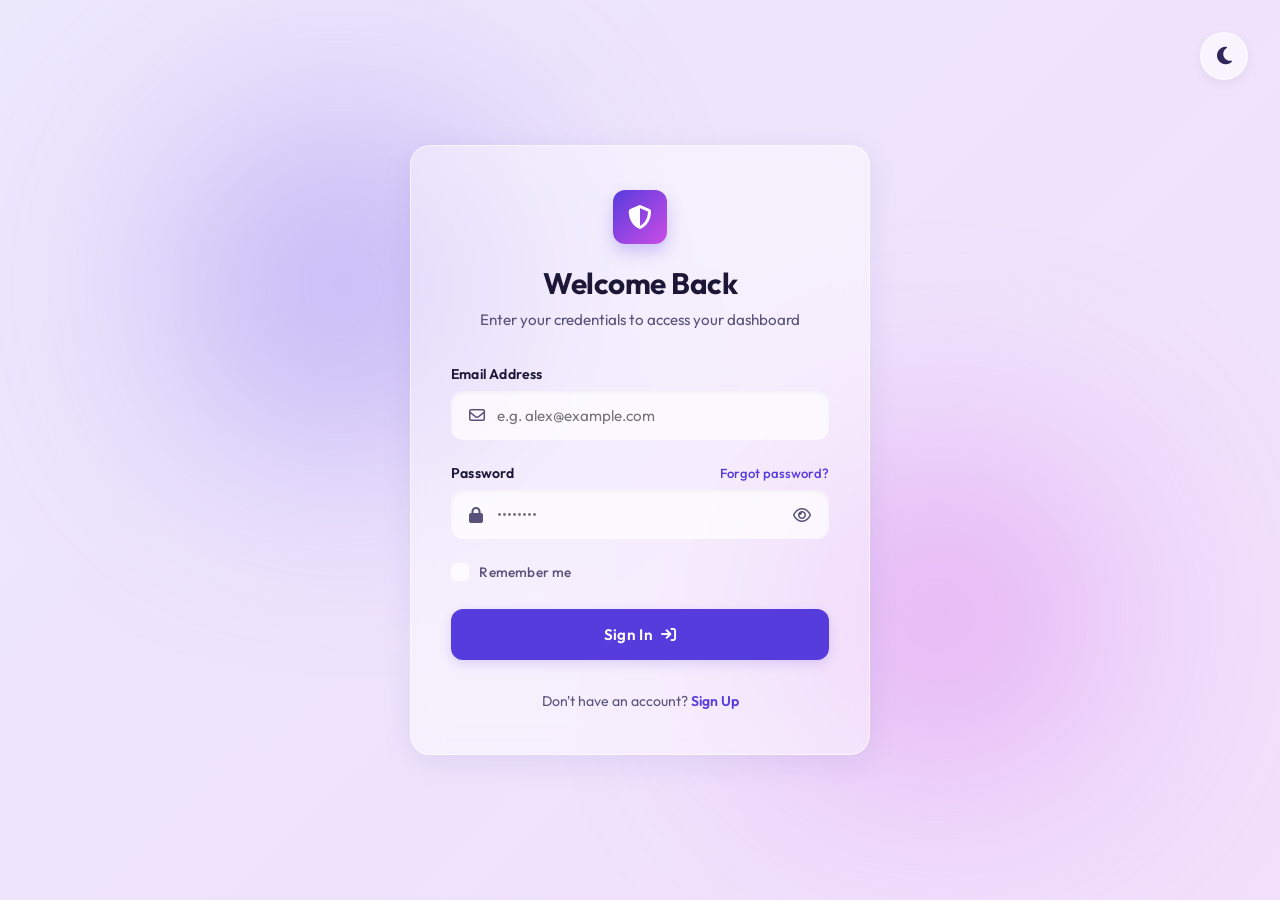
<file: index.html>
<!DOCTYPE html>
<html lang="en" data-theme="light">
<head>
  <meta charset="UTF-8">
  <meta name="viewport" content="width=device-width, initial-scale=1.0">
  <meta name="description" content="A premium, modern Login and Registration Interface with secure validations, dark mode, password strength estimator, and elegant micro-animations.">
  <title>Sign In - Secure Auth Portal</title>
  <!-- FontAwesome for Premium Icons -->
  <link rel="stylesheet" href="https://cdnjs.cloudflare.com/ajax/libs/font-awesome/6.4.0/css/all.min.css" integrity="sha512-iecdLmaskl7CVkqkXNQ/ZH/XLlvWZOJyj7Yy7tcenmpD1ypASozpmT/E0iPtmFIB46ZmdtAc9eNBvH0H/ZpiBw==" crossorigin="anonymous" referrerpolicy="no-referrer" />
  <link rel="stylesheet" href="style.css">
</head>
<body>
  <!-- Theme Toggle Option -->
  <button id="theme-toggle" class="theme-toggle-btn" aria-label="Toggle light or dark theme" title="Toggle Light/Dark Mode">
    <i class="fa-solid fa-moon"></i>
  </button>
  <!-- Main Auth Wrapper -->
  <main class="auth-container">
    <div class="auth-card" id="auth-card">
      
      <!-- Card Header -->
      <div class="card-header">
        <div class="logo-icon">
          <i class="fa-solid fa-shield-halved"></i>
        </div>
        <h2>Welcome Back</h2>
        <p>Enter your credentials to access your dashboard</p>
      </div>
      <!-- Login Form -->
      <form id="login-form" novalidate>
        
        <!-- Email/Username Group -->
        <div class="form-group" id="email-group">
          <div class="label-container">
            <label for="email">Email Address</label>
          </div>
          <div class="input-wrapper">
            <input 
              type="email" 
              id="email" 
              class="form-control" 
              placeholder="e.g. alex@example.com" 
              required
              autocomplete="email"
            >
            <i class="fa-regular fa-envelope input-icon"></i>
          </div>
          <span class="error-message" id="email-error">
            <i class="fa-solid fa-triangle-exclamation"></i> Please enter a valid email address.
          </span>
        </div>
        <!-- Password Group -->
        <div class="form-group" id="password-group">
          <div class="label-container">
            <label for="password">Password</label>
            <a href="#" class="forgot-password-link" id="forgot-password">Forgot password?</a>
          </div>
          <div class="input-wrapper">
            <input 
              type="password" 
              id="password" 
              class="form-control" 
              placeholder="••••••••" 
              required
              autocomplete="current-password"
            >
            <i class="fa-solid fa-lock input-icon"></i>
            <button type="button" class="password-toggle" id="password-toggle" aria-label="Toggle password visibility">
              <i class="fa-regular fa-eye"></i>
            </button>
          </div>
          <span class="error-message" id="password-error">
            <i class="fa-solid fa-triangle-exclamation"></i> Password cannot be empty.
          </span>
        </div>
        <!-- Options Row (Remember Me) -->
        <div class="options-row">
          <label class="checkbox-container">
            <input type="checkbox" id="remember-me">
            <span class="checkmark"><i class="fa-solid fa-check"></i></span>
            Remember me
          </label>
        </div>
        <!-- Submit Button -->
        <button type="submit" class="submit-btn" id="submit-btn">
          <span class="spinner"></span>
          <span class="btn-text">Sign In</span>
          <i class="fa-solid fa-arrow-right-to-bracket"></i>
        </button>
      </form>
      <!-- Footer navigation -->
      <div class="card-footer">
        <p>Don't have an account? <a href="signup.html" id="signup-link">Sign Up</a></p>
      </div>
    </div>
  </main>
  <!-- Dynamic Success Notification -->
  <div class="toast" id="toast-notification">
    <div class="toast-icon">
      <i class="fa-solid fa-check"></i>
    </div>
    <span id="toast-message">Successfully authenticated!</span>
  </div>
  <script src="script.js"></script>
</body>
</html>
</file>
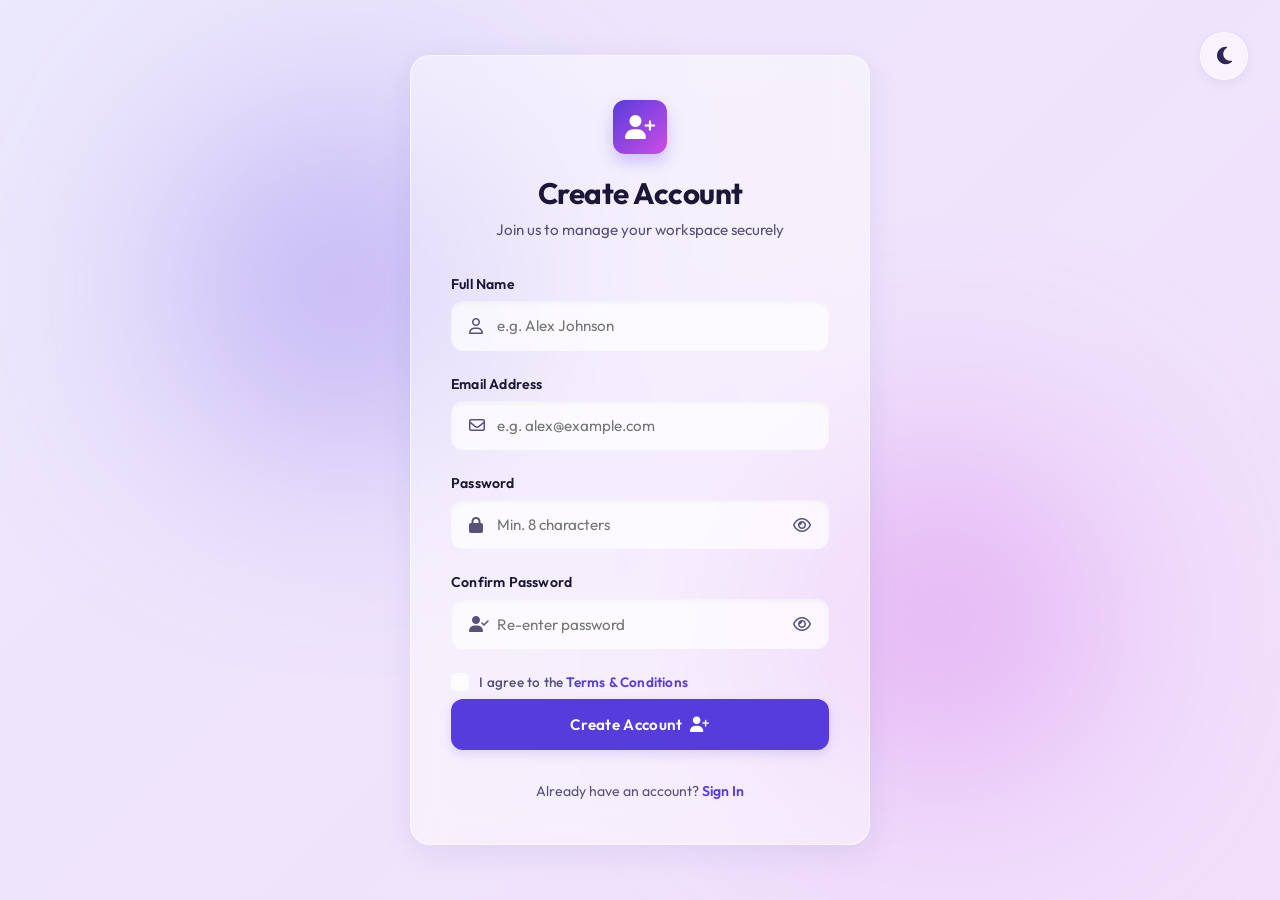
<file: signup.html>
<!DOCTYPE html>
<html lang="en" data-theme="light">
<head>
  <meta charset="UTF-8">
  <meta name="viewport" content="width=device-width, initial-scale=1.0">
  <meta name="description" content="A premium, modern Login and Registration Interface with secure validations, dark mode, password strength estimator, and elegant micro-animations.">
  <title>Create Account - Secure Auth Portal</title>
  <!-- FontAwesome for Premium Icons -->
  <link rel="stylesheet" href="https://cdnjs.cloudflare.com/ajax/libs/font-awesome/6.4.0/css/all.min.css" integrity="sha512-iecdLmaskl7CVkqkXNQ/ZH/XLlvWZOJyj7Yy7tcenmpD1ypASozpmT/E0iPtmFIB46ZmdtAc9eNBvH0H/ZpiBw==" crossorigin="anonymous" referrerpolicy="no-referrer" />
  <link rel="stylesheet" href="style.css">
</head>
<body>
  <!-- Theme Toggle Option -->
  <button id="theme-toggle" class="theme-toggle-btn" aria-label="Toggle light or dark theme" title="Toggle Light/Dark Mode">
    <i class="fa-solid fa-moon"></i>
  </button>
  <!-- Main Auth Wrapper -->
  <main class="auth-container">
    <div class="auth-card" id="auth-card">
      
      <!-- Card Header -->
      <div class="card-header">
        <div class="logo-icon">
          <i class="fa-solid fa-user-plus"></i>
        </div>
        <h2>Create Account</h2>
        <p>Join us to manage your workspace securely</p>
      </div>
      <!-- Registration Form -->
      <form id="signup-form" novalidate>
        
        <!-- Full Name Group -->
        <div class="form-group" id="name-group">
          <div class="label-container">
            <label for="name">Full Name</label>
          </div>
          <div class="input-wrapper">
            <input 
              type="text" 
              id="name" 
              class="form-control" 
              placeholder="e.g. Alex Johnson" 
              required
              autocomplete="name"
            >
            <i class="fa-regular fa-user input-icon"></i>
          </div>
          <span class="error-message" id="name-error">
            <i class="fa-solid fa-triangle-exclamation"></i> Name must be at least 2 characters.
          </span>
        </div>
        <!-- Email Group -->
        <div class="form-group" id="email-group">
          <div class="label-container">
            <label for="email">Email Address</label>
          </div>
          <div class="input-wrapper">
            <input 
              type="email" 
              id="email" 
              class="form-control" 
              placeholder="e.g. alex@example.com" 
              required
              autocomplete="email"
            >
            <i class="fa-regular fa-envelope input-icon"></i>
          </div>
          <span class="error-message" id="email-error">
            <i class="fa-solid fa-triangle-exclamation"></i> Please enter a valid email address.
          </span>
        </div>
        <!-- Password Group with Strength Indicator -->
        <div class="form-group" id="password-group">
          <div class="label-container">
            <label for="password">Password</label>
          </div>
          <div class="input-wrapper">
            <input 
              type="password" 
              id="password" 
              class="form-control password-input" 
              placeholder="Min. 8 characters" 
              required
              autocomplete="new-password"
            >
            <i class="fa-solid fa-lock input-icon"></i>
            <button type="button" class="password-toggle" id="password-toggle" aria-label="Toggle password visibility">
              <i class="fa-regular fa-eye"></i>
            </button>
          </div>
          
          <!-- Password Strength Evaluator UI -->
          <div class="strength-container" id="strength-container">
            <div class="strength-bar-wrapper">
              <div class="strength-segment" id="seg-1"></div>
              <div class="strength-segment" id="seg-2"></div>
              <div class="strength-segment" id="seg-3"></div>
            </div>
            <span class="strength-text" id="strength-text">Password strength</span>
          </div>
          <span class="error-message" id="password-error">
            <i class="fa-solid fa-triangle-exclamation"></i> Password must contain 8+ chars with letters, numbers & symbols.
          </span>
        </div>
        <!-- Confirm Password Group -->
        <div class="form-group" id="confirm-password-group">
          <div class="label-container">
            <label for="confirm-password">Confirm Password</label>
          </div>
          <div class="input-wrapper">
            <input 
              type="password" 
              id="confirm-password" 
              class="form-control password-input" 
              placeholder="Re-enter password" 
              required
              autocomplete="new-password"
            >
            <i class="fa-solid fa-user-check input-icon"></i>
            <button type="button" class="password-toggle" id="confirm-password-toggle" aria-label="Toggle password visibility">
              <i class="fa-regular fa-eye"></i>
            </button>
          </div>
          <span class="error-message" id="confirm-password-error">
            <i class="fa-solid fa-triangle-exclamation"></i> Passwords do not match.
          </span>
        </div>
        <!-- Terms & Conditions Option -->
        <div class="options-row">
          <label class="checkbox-container">
            <input type="checkbox" id="terms" required>
            <span class="checkmark"><i class="fa-solid fa-check"></i></span>
            <span class="terms-label">I agree to the <a href="#">Terms & Conditions</a></span>
          </label>
        </div>
        <!-- Terms checkbox error message wrapper -->
        <div class="form-group" id="terms-group" style="margin-top: -1.25rem; margin-bottom: 1.5rem;">
          <span class="error-message" id="terms-error">
            <i class="fa-solid fa-triangle-exclamation"></i> You must accept the terms.
          </span>
        </div>
        <!-- Submit Button -->
        <button type="submit" class="submit-btn" id="submit-btn">
          <span class="spinner"></span>
          <span class="btn-text">Create Account</span>
          <i class="fa-solid fa-user-plus"></i>
        </button>
      </form>
      <!-- Footer navigation -->
      <div class="card-footer">
        <p>Already have an account? <a href="login.html" id="login-link">Sign In</a></p>
      </div>
    </div>
  </main>
  <!-- Dynamic Success Notification -->
  <div class="toast" id="toast-notification">
    <div class="toast-icon">
      <i class="fa-solid fa-check"></i>
    </div>
    <span id="toast-message">Account created successfully!</span>
  </div>
  <script src="script.js"></script>
</body>
</html>
</file>
<file: style.css>
/* Google Fonts */
@import url('https://fonts.googleapis.com/css2?family=Outfit:wght@300;400;500;600;700&display=swap');
:root {
  /* Colors - HSL tailored palette */
  --hue: 250;
  
  /* Light Theme Variables */
  --bg-gradient: linear-gradient(135deg, hsl(var(--hue), 80%, 95%) 0%, hsl(280, 80%, 93%) 100%);
  --card-bg: rgba(255, 255, 255, 0.45);
  --card-border: rgba(255, 255, 255, 0.6);
  --text-primary: hsl(var(--hue), 40%, 15%);
  --text-secondary: hsl(var(--hue), 20%, 40%);
  --input-bg: rgba(255, 255, 255, 0.7);
  --input-border: rgba(var(--hue), 20%, 80%, 0.3);
  --input-text: hsl(var(--hue), 40%, 15%);
  --input-focus-border: hsl(var(--hue), 70%, 60%);
  --input-focus-glow: rgba(108, 92, 231, 0.15);
  
  --primary-color: hsl(var(--hue), 70%, 55%);
  --primary-hover: hsl(var(--hue), 75%, 48%);
  --primary-text: #ffffff;
  
  --error-color: hsl(0, 80%, 60%);
  --error-bg: rgba(255, 76, 76, 0.1);
  --success-color: hsl(145, 80%, 40%);
  --warning-color: hsl(40, 95%, 55%);
  
  --shadow-color: rgba(31, 38, 135, 0.08);
  --card-shadow: 0 8px 32px 0 var(--shadow-color);
  --inset-shadow: inset 0 2px 4px 0 rgba(0, 0, 0, 0.04);
  
  --theme-btn-bg: rgba(255, 255, 255, 0.6);
  --theme-btn-hover: rgba(255, 255, 255, 0.9);
  --theme-btn-text: hsl(var(--hue), 40%, 25%);
  
  --glass-blur: 16px;
  --radius-lg: 20px;
  --radius-md: 12px;
  --transition-smooth: all 0.35s cubic-bezier(0.25, 0.8, 0.25, 1);
  --transition-fast: all 0.2s ease;
}
[data-theme="dark"] {
  /* Dark Theme Variables */
  --bg-gradient: linear-gradient(135deg, hsl(var(--hue), 40%, 6%) 0%, hsl(290, 40%, 4%) 100%);
  --card-bg: rgba(20, 18, 30, 0.45);
  --card-border: rgba(255, 255, 255, 0.06);
  --text-primary: hsl(var(--hue), 30%, 95%);
  --text-secondary: hsl(var(--hue), 15%, 70%);
  --input-bg: rgba(15, 12, 25, 0.5);
  --input-border: rgba(255, 255, 255, 0.05);
  --input-text: hsl(var(--hue), 30%, 95%);
  --input-focus-border: hsl(var(--hue), 80%, 65%);
  --input-focus-glow: rgba(108, 92, 231, 0.3);
  
  --primary-color: hsl(var(--hue), 75%, 62%);
  --primary-hover: hsl(var(--hue), 80%, 55%);
  --primary-text: #0d0c15;
  
  --error-color: hsl(0, 85%, 65%);
  --error-bg: rgba(255, 99, 99, 0.12);
  --success-color: hsl(145, 85%, 50%);
  --warning-color: hsl(40, 100%, 60%);
  
  --shadow-color: rgba(0, 0, 0, 0.5);
  --card-shadow: 0 12px 40px 0 var(--shadow-color);
  --inset-shadow: inset 0 2px 4px 0 rgba(0, 0, 0, 0.2);
  
  --theme-btn-bg: rgba(255, 255, 255, 0.07);
  --theme-btn-hover: rgba(255, 255, 255, 0.15);
  --theme-btn-text: hsl(var(--hue), 30%, 90%);
}
/* Global Reset */
* {
  margin: 0;
  padding: 0;
  box-sizing: border-box;
  font-family: 'Outfit', -apple-system, BlinkMacSystemFont, "Segoe UI", Roboto, sans-serif;
  -webkit-font-smoothing: antialiased;
  -moz-osx-font-smoothing: grayscale;
}
body {
  min-height: 100vh;
  display: flex;
  justify-content: center;
  align-items: center;
  background: var(--bg-gradient);
  color: var(--text-primary);
  overflow-x: hidden;
  transition: background 0.5s ease, color 0.5s ease;
  position: relative;
  padding: 1.5rem;
}
/* Glowing background ambient spots */
body::before,
body::after {
  content: '';
  position: absolute;
  width: 300px;
  height: 300px;
  border-radius: 50%;
  filter: blur(120px);
  z-index: 0;
  pointer-events: none;
  opacity: 0.5;
  transition: all 0.5s ease;
}
body::before {
  top: 15%;
  left: 15%;
  background: hsl(var(--hue), 75%, 65%);
}
body::after {
  bottom: 15%;
  right: 15%;
  background: hsl(290, 75%, 65%);
}
[data-theme="dark"]::before {
  background: hsl(var(--hue), 60%, 25%);
  opacity: 0.3;
}
[data-theme="dark"]::after {
  background: hsl(290, 60%, 25%);
  opacity: 0.3;
}
/* Theme Toggle Button (Floating) */
.theme-toggle-btn {
  position: fixed;
  top: 2rem;
  right: 2rem;
  z-index: 10;
  width: 48px;
  height: 48px;
  border-radius: 50%;
  background: var(--theme-btn-bg);
  border: 1px solid var(--card-border);
  color: var(--theme-btn-text);
  cursor: pointer;
  display: flex;
  align-items: center;
  justify-content: center;
  font-size: 1.25rem;
  box-shadow: 0 4px 12px rgba(0,0,0,0.05);
  backdrop-filter: blur(8px);
  -webkit-backdrop-filter: blur(8px);
  transition: var(--transition-smooth);
}
.theme-toggle-btn:hover {
  background: var(--theme-btn-hover);
  transform: translateY(-2px) rotate(15deg);
  box-shadow: 0 6px 16px rgba(0,0,0,0.1);
}
.theme-toggle-btn:active {
  transform: scale(0.95);
}
/* Auth Container */
.auth-container {
  width: 100%;
  max-width: 460px;
  perspective: 1000px;
  z-index: 1;
}
/* Main Card */
.auth-card {
  background: var(--card-bg);
  border: 1px solid var(--card-border);
  border-radius: var(--radius-lg);
  padding: 2.75rem 2.5rem;
  box-shadow: var(--card-shadow);
  backdrop-filter: blur(var(--glass-blur));
  -webkit-backdrop-filter: blur(var(--glass-blur));
  width: 100%;
  transition: var(--transition-smooth);
  animation: cardEntry 0.7s cubic-bezier(0.19, 1, 0.22, 1) forwards;
  opacity: 0;
  transform: translateY(20px);
}
@keyframes cardEntry {
  to {
    opacity: 1;
    transform: translateY(0);
  }
}
/* Exit animation used for page navigation transition */
.auth-card.exit {
  opacity: 0;
  transform: translateY(-20px) scale(0.96);
  filter: blur(4px);
}
/* Card Header */
.card-header {
  text-align: center;
  margin-bottom: 2.25rem;
}
.logo-icon {
  width: 54px;
  height: 54px;
  background: linear-gradient(135deg, var(--primary-color), hsl(290, 75%, 60%));
  border-radius: var(--radius-md);
  display: inline-flex;
  align-items: center;
  justify-content: center;
  margin-bottom: 1.25rem;
  box-shadow: 0 8px 16px rgba(108, 92, 231, 0.3);
  color: #ffffff;
  font-size: 1.5rem;
  animation: logoGlow 4s ease-in-out infinite alternate;
}
@keyframes logoGlow {
  0% { box-shadow: 0 8px 16px rgba(108, 92, 231, 0.3); }
  100% { box-shadow: 0 8px 24px rgba(108, 92, 231, 0.55), 0 0 0 4px rgba(108, 92, 231, 0.1); }
}
.card-header h2 {
  font-size: 1.85rem;
  font-weight: 700;
  letter-spacing: -0.5px;
  color: var(--text-primary);
  margin-bottom: 0.5rem;
}
.card-header p {
  color: var(--text-secondary);
  font-size: 0.95rem;
  font-weight: 400;
}
/* Forms & Inputs */
.form-group {
  margin-bottom: 1.5rem;
  position: relative;
}
.label-container {
  display: flex;
  justify-content: space-between;
  align-items: center;
  margin-bottom: 0.5rem;
}
label {
  font-size: 0.88rem;
  font-weight: 600;
  color: var(--text-primary);
  letter-spacing: 0.2px;
}
.forgot-password-link {
  font-size: 0.82rem;
  color: var(--primary-color);
  text-decoration: none;
  font-weight: 500;
  transition: var(--transition-fast);
}
.forgot-password-link:hover {
  color: var(--primary-hover);
  text-decoration: underline;
}
.input-wrapper {
  position: relative;
  display: flex;
  align-items: center;
}
.input-icon {
  position: absolute;
  left: 1.15rem;
  color: var(--text-secondary);
  font-size: 1rem;
  pointer-events: none;
  transition: var(--transition-fast);
}
.form-control {
  width: 100%;
  padding: 0.95rem 1rem 0.95rem 2.85rem;
  background: var(--input-bg);
  border: 1px solid var(--input-border);
  border-radius: var(--radius-md);
  color: var(--input-text);
  font-size: 0.95rem;
  font-weight: 400;
  box-shadow: var(--inset-shadow);
  transition: var(--transition-smooth);
}
/* Password field spacing adjustment for eyes icon */
.form-control[type="password"],
.form-control.password-input {
  padding-right: 2.85rem;
}
.form-control:focus {
  outline: none;
  border-color: var(--input-focus-border);
  background: rgba(255, 255, 255, 0.9);
  box-shadow: 0 0 0 4px var(--input-focus-glow), var(--inset-shadow);
}
[data-theme="dark"] .form-control:focus {
  background: rgba(15, 12, 25, 0.85);
}
.form-control:focus + .input-icon,
.form-control:not(:placeholder-shown) + .input-icon {
  color: var(--primary-color);
}
/* Validation status classes */
.form-group.success .form-control {
  border-color: var(--success-color);
}
.form-group.error .form-control {
  border-color: var(--error-color);
  background-color: var(--error-bg);
}
.error-message {
  font-size: 0.8rem;
  color: var(--error-color);
  margin-top: 0.4rem;
  display: none;
  align-items: center;
  gap: 4px;
  font-weight: 500;
  animation: slideInError 0.25s cubic-bezier(0.19, 1, 0.22, 1) forwards;
}
@keyframes slideInError {
  from { opacity: 0; transform: translateY(-4px); }
  to { opacity: 1; transform: translateY(0); }
}
.form-group.error .error-message {
  display: flex;
}
/* Password eye toggle */
.password-toggle {
  position: absolute;
  right: 1.15rem;
  background: none;
  border: none;
  color: var(--text-secondary);
  cursor: pointer;
  padding: 0;
  display: flex;
  align-items: center;
  justify-content: center;
  font-size: 1rem;
  transition: var(--transition-fast);
}
.password-toggle:hover {
  color: var(--primary-color);
}
/* Password Strength Indicator Styles */
.strength-container {
  margin-top: 0.6rem;
  margin-bottom: 0.4rem;
  display: none;
}
.strength-bar-wrapper {
  height: 5px;
  background: var(--input-border);
  border-radius: 3px;
  overflow: hidden;
  display: flex;
  gap: 3px;
}
.strength-segment {
  flex: 1;
  height: 100%;
  background: transparent;
  transition: var(--transition-smooth);
}
.strength-text {
  font-size: 0.8rem;
  font-weight: 600;
  margin-top: 0.3rem;
  display: block;
}
/* Strength level colors */
.strength-weak { color: var(--error-color); }
.strength-weak-bar { background-color: var(--error-color); }
.strength-medium { color: var(--warning-color); }
.strength-medium-bar { background-color: var(--warning-color); }
.strength-strong { color: var(--success-color); }
.strength-strong-bar { background-color: var(--success-color); }
/* Custom Checkbox */
.options-row {
  display: flex;
  justify-content: space-between;
  align-items: center;
  margin-bottom: 1.75rem;
}
.checkbox-container {
  display: flex;
  align-items: center;
  cursor: pointer;
  position: relative;
  user-select: none;
  font-size: 0.85rem;
  color: var(--text-secondary);
  font-weight: 500;
}
.checkbox-container input {
  position: absolute;
  opacity: 0;
  cursor: pointer;
  height: 0;
  width: 0;
}
.checkmark {
  height: 18px;
  width: 18px;
  background-color: var(--input-bg);
  border: 1px solid var(--input-border);
  border-radius: 5px;
  margin-right: 0.65rem;
  display: flex;
  align-items: center;
  justify-content: center;
  transition: var(--transition-fast);
  color: var(--primary-text);
  font-size: 0.7rem;
}
.checkbox-container:hover input ~ .checkmark {
  border-color: var(--primary-color);
}
.checkbox-container input:checked ~ .checkmark {
  background-color: var(--primary-color);
  border-color: var(--primary-color);
}
.checkbox-container input:focus-visible ~ .checkmark {
  outline: 2px solid var(--input-focus-border);
  outline-offset: 1px;
}
/* Submit Buttons */
.submit-btn {
  width: 100%;
  padding: 1rem;
  background: var(--primary-color);
  color: var(--primary-text);
  border: none;
  border-radius: var(--radius-md);
  font-size: 0.95rem;
  font-weight: 600;
  letter-spacing: 0.3px;
  cursor: pointer;
  transition: var(--transition-smooth);
  box-shadow: 0 4px 12px rgba(108, 92, 231, 0.2);
  display: flex;
  align-items: center;
  justify-content: center;
  gap: 8px;
}
.submit-btn:hover {
  background: var(--primary-hover);
  transform: translateY(-2px);
  box-shadow: 0 6px 20px rgba(108, 92, 231, 0.35);
}
.submit-btn:active {
  transform: translateY(0);
}
/* Card Footer Links */
.card-footer {
  margin-top: 2rem;
  text-align: center;
  font-size: 0.88rem;
  color: var(--text-secondary);
}
.card-footer a {
  color: var(--primary-color);
  text-decoration: none;
  font-weight: 600;
  transition: var(--transition-fast);
}
.card-footer a:hover {
  color: var(--primary-hover);
  text-decoration: underline;
}
/* Terms and conditions link spacing */
.terms-label a {
  color: var(--primary-color);
  text-decoration: none;
  font-weight: 600;
}
.terms-label a:hover {
  text-decoration: underline;
}
/* Custom Success/Toast Notification */
.toast {
  position: fixed;
  bottom: 2rem;
  left: 50%;
  transform: translateX(-50%) translateY(100px);
  background: var(--card-bg);
  border: 1px solid var(--card-border);
  color: var(--text-primary);
  padding: 1rem 1.75rem;
  border-radius: var(--radius-md);
  box-shadow: 0 10px 30px rgba(0,0,0,0.15);
  backdrop-filter: blur(12px);
  -webkit-backdrop-filter: blur(12px);
  display: flex;
  align-items: center;
  gap: 12px;
  z-index: 100;
  font-weight: 500;
  transition: transform 0.5s cubic-bezier(0.175, 0.885, 0.32, 1.275), opacity 0.5s;
  opacity: 0;
  pointer-events: none;
}
.toast.show {
  transform: translateX(-50%) translateY(0);
  opacity: 1;
}
.toast-icon {
  width: 24px;
  height: 24px;
  background: var(--success-color);
  border-radius: 50%;
  color: #fff;
  display: flex;
  align-items: center;
  justify-content: center;
  font-size: 0.8rem;
}
/* Spinner for Loading State */
.spinner {
  width: 18px;
  height: 18px;
  border: 2px solid rgba(255, 255, 255, 0.3);
  border-radius: 50%;
  border-top-color: #fff;
  animation: spin 0.8s linear infinite;
  display: none;
}
[data-theme="dark"] .spinner {
  border-top-color: #0d0c15;
  border-bottom-color: rgba(0, 0, 0, 0.1);
}
@keyframes spin {
  to { transform: rotate(360deg); }
}
.submit-btn.loading .spinner {
  display: block;
}
.submit-btn.loading .btn-text {
  opacity: 0.8;
}
/* Responsive Adaptations */
@media (max-width: 480px) {
  body {
    padding: 1rem;
  }
  
  .auth-card {
    padding: 2.25rem 1.5rem;
    border-radius: 16px;
  }
  
  .theme-toggle-btn {
    top: 1rem;
    right: 1rem;
    width: 42px;
    height: 42px;
    font-size: 1.1rem;
  }
  
  .card-header h2 {
    font-size: 1.6rem;
  }
  
  .options-row {
    flex-direction: column;
    align-items: flex-start;
    gap: 12px;
  }
  
  .forgot-password-link {
    align-self: flex-end;
  }
}
</file>
